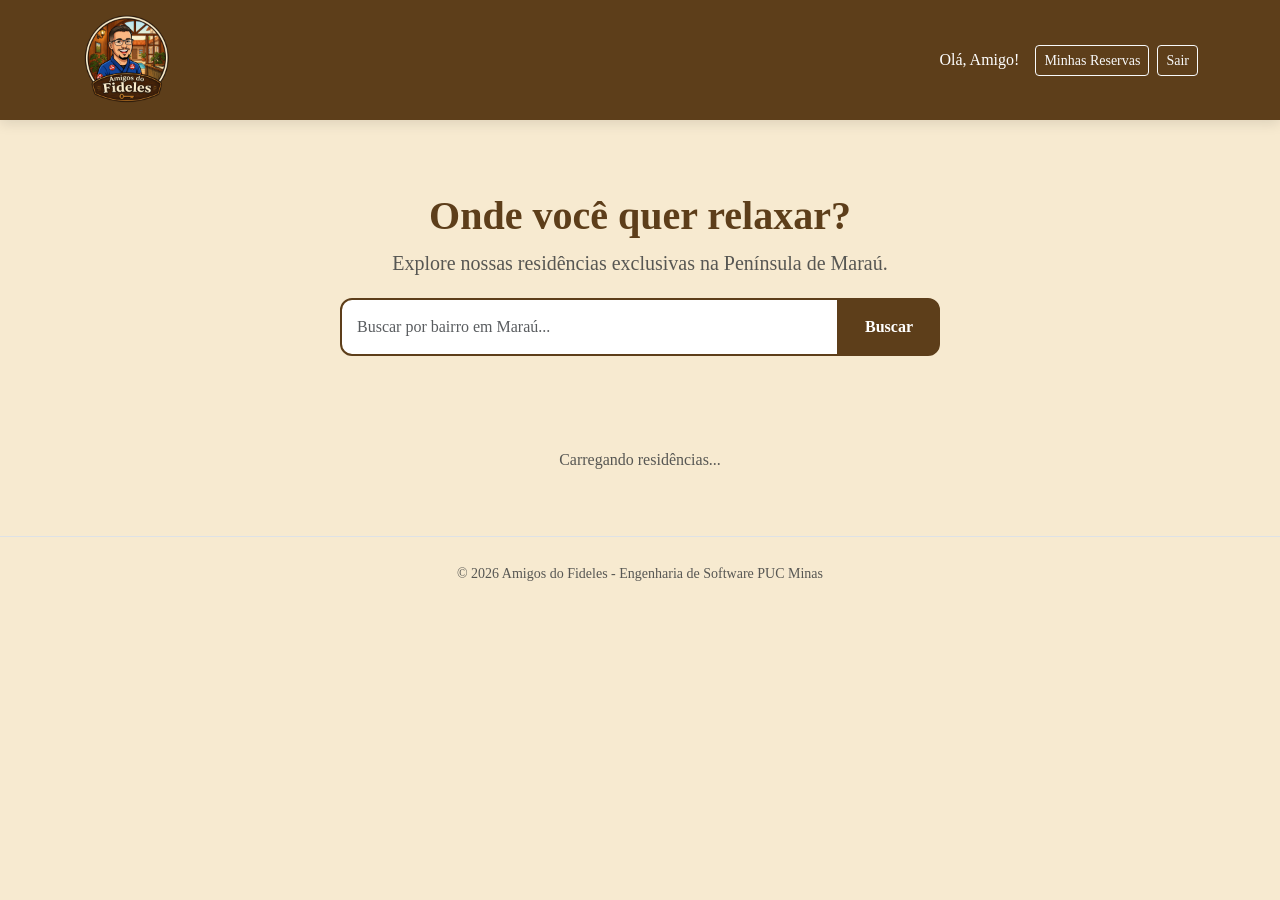
<file: codigo/modulos/index.html>
<!DOCTYPE html>
<html lang="pt-br">

<head>
    <meta charset="UTF-8">
    <meta name="viewport" content="width=device-width, initial-scale=1.0">
    <title>Amigos do Fideles - Explorar Maraú</title>
    <link href="https://cdn.jsdelivr.net/npm/bootstrap@5.3.0/dist/css/bootstrap.min.css" rel="stylesheet">
    <link rel="stylesheet" href="https://cdn.jsdelivr.net/npm/bootstrap-icons@1.11.1/font/bootstrap-icons.css">
    <link rel="stylesheet" href="../css/index.css">
</head>

<body>

    <nav class="navbar navbar-expand-lg navbar-dark navbar-fideles">
        <div class="container">
            <a class="navbar-brand" href="index.html">
                <img src="../img/logo.png" alt="Amigos do Fideles Logo">
            </a>
            <div class="ms-auto d-flex align-items-center" id="navbarRight">

            </div>
        </div>
    </nav>

    <header class="py-5 text-center container">
        <div class="row py-lg-4">
            <div class="col-lg-8 mx-auto">
                <h1 class="fw-bold" style="color: var(--primary-marrom); font-family: 'Georgia', serif;">Onde você quer relaxar?</h1>
                <p class="lead text-muted">Explore nossas residências exclusivas na Península de Maraú.</p>
                <div class="search-container">
                    <div class="input-group">
                        <input type="text" class="form-control search-input" placeholder="Buscar por bairro em Maraú...">
                        <button class="btn btn-search" type="button">Buscar</button>
                    </div>
                </div>
            </div>
        </div>
    </header>

    <main class="container mb-5">
        <div class="row g-4">
            <p class="text-center text-muted">Carregando residências...</p>
        </div>
    </main>

    <footer class="py-4 text-center text-muted border-top">
        <small>© 2026 Amigos do Fideles - Engenharia de Software PUC Minas</small>
    </footer>

    <script src="https://cdn.jsdelivr.net/npm/bootstrap@5.3.0/dist/js/bootstrap.bundle.min.js"></script>
    <script src="../js/index.js"></script>
</body>

</html>
</file>
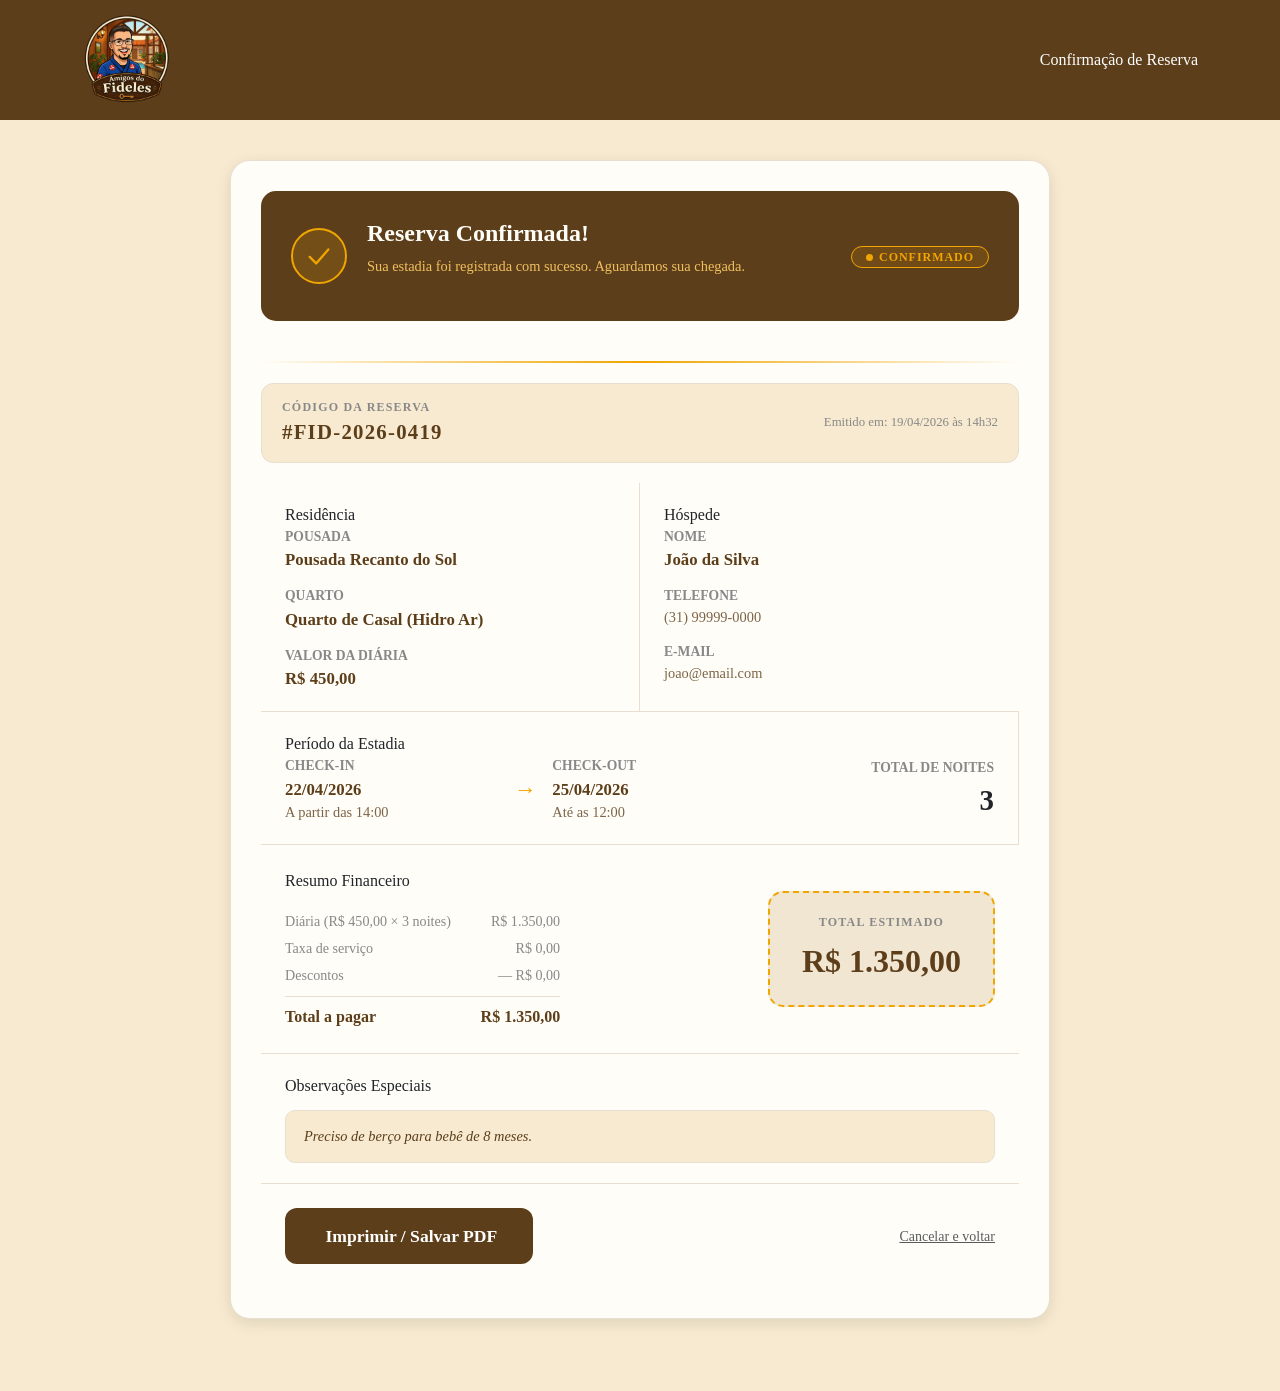
<file: codigo/modulos/admin.html>
<!DOCTYPE html>
<html lang="pt-BR">
<head>
  <meta charset="UTF-8" />
  <meta name="viewport" content="width=device-width, initial-scale=1.0"/>
  <title>Confirmação de Reserva – Amigos do Fideles</title>
  <link href="https://cdn.jsdelivr.net/npm/bootstrap@5.3.0/dist/css/bootstrap.min.css" rel="stylesheet"/>
  <link rel="stylesheet" href="../css/admin.css"/>
</head>
<body>

  <nav class="navbar navbar-fideles">
    <div class="container">
      <a class="navbar-brand" href="index.html">
        <img src="../img/logo.png" alt="Logo" style="max-height: 60px;">
      </a>
      <span class="text-white">Confirmação de Reserva</span>
    </div>
  </nav>

  <main>
    <div class="card">

      <div class="banner">
        <div class="checkmark">
          <svg viewBox="0 0 30 30" fill="none" stroke-width="2.5" stroke-linecap="round" stroke-linejoin="round">
            <polyline points="5,16 12,23 25,8"/>
          </svg>
        </div>
        <div class="banner-text">
          <h1>Reserva Confirmada!</h1>
          <p>Sua estadia foi registrada com sucesso. Aguardamos sua chegada.</p>
        </div>
        <div style="margin-left:auto;">
          <div class="badge"><span class="badge-dot"></span>Confirmado</div>
        </div>
      </div>

      <div class="divider-gold"></div>

      <div class="code-strip">
        <div>
          <div class="code-label">Código da Reserva</div>
          <div class="code-value">#FID-2026-0419</div>
        </div>
        <div class="code-date">Emitido em: 19/04/2026 às 14h32</div>
      </div>

      <div class="body-grid">

        <div class="section">
          <div class="section-title">Residência</div>
          <div class="info-row">
            <label>Pousada</label>
            <strong>Pousada Recanto do Sol</strong>
          </div>
          <div class="info-row">
            <label>Quarto</label>
            <strong>Quarto de Casal (Hidro Ar)</strong>
          </div>
          <div class="info-row">
            <label>Valor da Diária</label>
            <strong>R$ 450,00</strong>
          </div>
        </div>

        <div class="section">
          <div class="section-title">Hóspede</div>
          <div class="info-row">
            <label>Nome</label>
            <strong>João da Silva</strong>
          </div>
          <div class="info-row">
            <label>Telefone</label>
            <span>(31) 99999-0000</span>
          </div>
          <div class="info-row">
            <label>E-mail</label>
            <span>joao@email.com</span>
          </div>
        </div>

        <div class="section" style="grid-column: 1 / -1;">
          <div class="section-title">Período da Estadia</div>
          <div class="dates-row">
            <div class="date-block">
              <div class="info-row">
                <label>Check-in</label>
                <strong>22/04/2026</strong>
                <span>A partir das 14:00</span>
              </div>
            </div>
            <div class="arrow-block">→</div>
            <div class="date-block">
              <div class="info-row">
                <label>Check-out</label>
                <strong>25/04/2026</strong>
                <span>Até as 12:00</span>
              </div>
            </div>
            <div class="arrow-block" style="padding-right:0;"></div>
            <div class="date-block" style="text-align:right;">
              <div class="info-row" style="align-items:flex-end;">
                <label>Total de Noites</label>
                <strong style="font-size:1.8rem; color:var(--gold);">3</strong>
              </div>
            </div>
          </div>
        </div>


        <div class="total-section">
          <div class="price-breakdown">
            <div class="section-title" style="margin-bottom:12px;">Resumo Financeiro</div>
            <div class="price-line">
              <span>Diária (R$ 450,00 × 3 noites)</span>
              <span>R$ 1.350,00</span>
            </div>
            <div class="price-line">
              <span>Taxa de serviço</span>
              <span>R$ 0,00</span>
            </div>
            <div class="price-line">
              <span>Descontos</span>
              <span>— R$ 0,00</span>
            </div>
            <div class="price-line total">
              <span>Total a pagar</span>
              <span>R$ 1.350,00</span>
            </div>
          </div>
          <div class="total-highlight">
            <div class="tl">Total Estimado</div>
            <div class="tv">R$ 1.350,00</div>
          </div>
        </div>

       
        <div class="obs-section">
          <div class="section-title" style="margin-bottom:12px;">Observações Especiais</div>
          <div class="obs-box">Preciso de berço para bebê de 8 meses.</div>
        </div>

      </div>

      <div class="actions">
        <button class="btn-confirmar" >&nbsp;Imprimir / Salvar PDF</button>
         <p class="text-center mt-3 small"><a href="index.html" class="text-muted">Cancelar e voltar</a></p>
      </div>

    </div>
  </main>

  <script src="https://cdn.jsdelivr.net/npm/bootstrap@5.3.0/dist/js/bootstrap.bundle.min.js"></script>
</body>
</html>
</file>
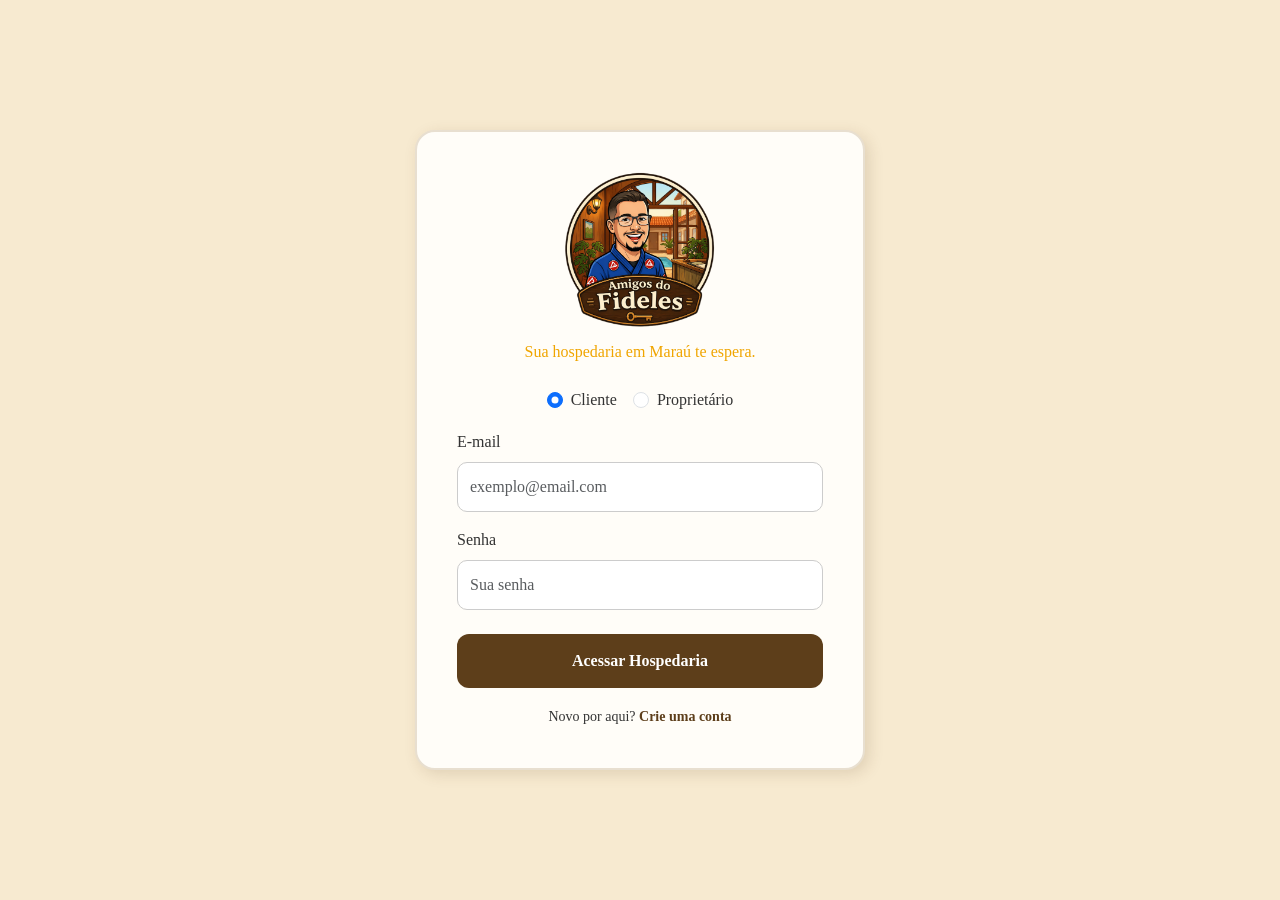
<file: codigo/modulos/historico.html>
<!DOCTYPE html>
<html lang="pt-br">
<head>
    <meta charset="UTF-8">
    <meta name="viewport" content="width=device-width, initial-scale=1.0">
    <title>Minhas Reservas - Amigos do Fideles</title>
    <link href="https://cdn.jsdelivr.net/npm/bootstrap@5.3.0/dist/css/bootstrap.min.css" rel="stylesheet">
    <link rel="stylesheet" href="https://cdn.jsdelivr.net/npm/bootstrap-icons@1.11.1/font/bootstrap-icons.css">
    <link rel="stylesheet" href="../css/proprietario.css">
</head>
<body>

    <nav class="navbar navbar-fideles">
        <div class="container">
            <a class="navbar-brand" href="index.html">
                <img src="../img/logo.png" alt="Logo" style="max-height: 60px;">
            </a>
            <span class="text-white">Minhas Reservas</span>
        </div>
    </nav>

    <div class="admin-container">
        <div class="painel-header">
            <div>
                <h2 class="painel-titulo">Histórico de Reservas</h2>
                <p class="painel-sub" id="nomeCliente">Carregando...</p>
            </div>
            <a href="index.html" class="btn-novo">
                <i class="bi bi-plus-lg"></i> Nova Reserva
            </a>
        </div>

        <div class="tabela-wrap">
            <table class="tabela-crud">
                <thead>
                    <tr>
                        <th>#</th>
                        <th>Residência</th>
                        <th>Quarto</th>
                        <th>Entrada</th>
                        <th>Saída</th>
                        <th>Diárias</th>
                        <th>Total</th>
                        <th>Status</th>
                        <th>Ação</th>
                    </tr>
                </thead>
                <tbody id="corpoTabela"></tbody>
            </table>
            <div id="semDados" style="display:none; text-align:center; padding: 40px; color:#aaa;">
                <i class="bi bi-calendar-x" style="font-size:2.5rem;"></i>
                <p class="mt-2">Nenhuma reserva encontrada.</p>
            </div>
        </div>
    </div>

    <script src="https://cdn.jsdelivr.net/npm/bootstrap@5.3.0/dist/js/bootstrap.bundle.min.js"></script>
    <script src="../js/historico.js"></script>
</body>
</html>
</file>
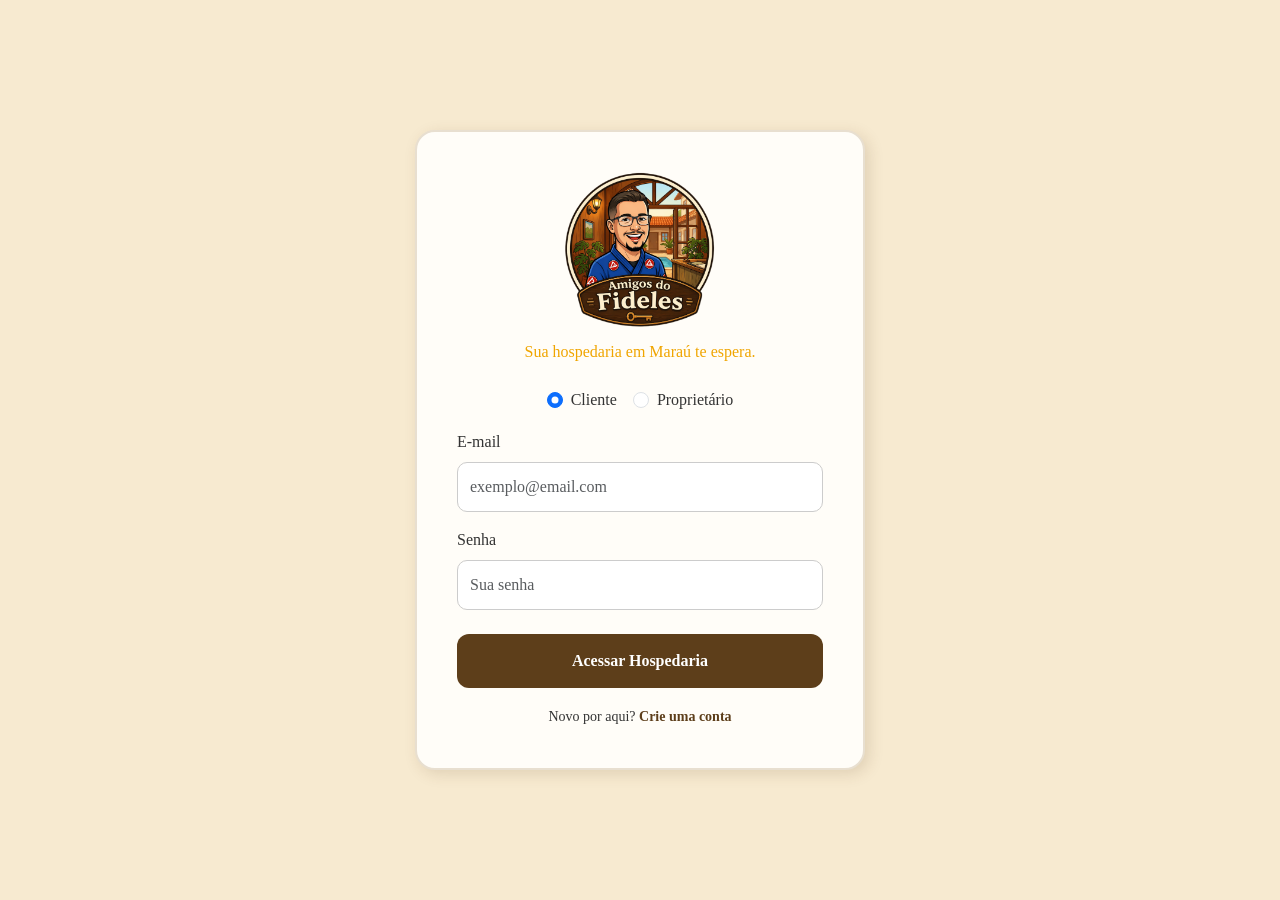
<file: codigo/modulos/login.html>
<!DOCTYPE html>
<html lang="pt-br">
<head>
    <meta charset="UTF-8">
    <meta name="viewport" content="width=device-width, initial-scale=1.0">
    <title>Amigos do Fideles - Login</title>
    <link href="https://cdn.jsdelivr.net/npm/bootstrap@5.3.0/dist/css/bootstrap.min.css" rel="stylesheet">
    <link rel="stylesheet" href="../css/loginCadastro.css">
</head>
<body class="flex-center">
    <div class="custom-card login-card">
        <div class="card-header-logo">
            <img src="../img/logo.png" alt="Logo">
            <p class="auth-subtitle mt-2">Sua hospedaria em Maraú te espera.</p>
        </div>

        <div id="msg-erro" class="alert alert-danger d-none" role="alert"></div>

        <div class="mb-3">
            <div class="d-flex gap-3 justify-content-center">
                <div class="form-check">
                    <input class="form-check-input" type="radio" name="tipoCadastro" id="tipoCliente" value="cliente" checked>
                    <label class="form-check-label" for="tipoCliente">Cliente</label>
                </div>
                <div class="form-check">
                    <input class="form-check-input" type="radio" name="tipoCadastro" id="tipoProprietario" value="proprietario">
                    <label class="form-check-label" for="tipoProprietario">Proprietário</label>
                </div>
            </div>
        </div>

        <form id="form-login">
            <div class="mb-3 text-start">
                <label class="form-label">E-mail</label>
                <input type="email" id="email" class="form-control" placeholder="exemplo@email.com" required>
            </div>
            <div class="mb-4 text-start">
                <label class="form-label">Senha</label>
                <input type="password" id="senha" class="form-control" placeholder="Sua senha" required>
            </div>
            <button type="submit" class="btn btn-auth" id="btn-login">Acessar Hospedaria</button>
            <div class="mt-3">
                <small>Novo por aqui? <a href="register.html" class="auth-link">Crie uma conta</a></small>
            </div>
        </form>
    </div>

    <script src="https://cdn.jsdelivr.net/npm/bootstrap@5.3.0/dist/js/bootstrap.bundle.min.js"></script>
    <script src="../js/login.js"></script>
</body>
</html>
</file>
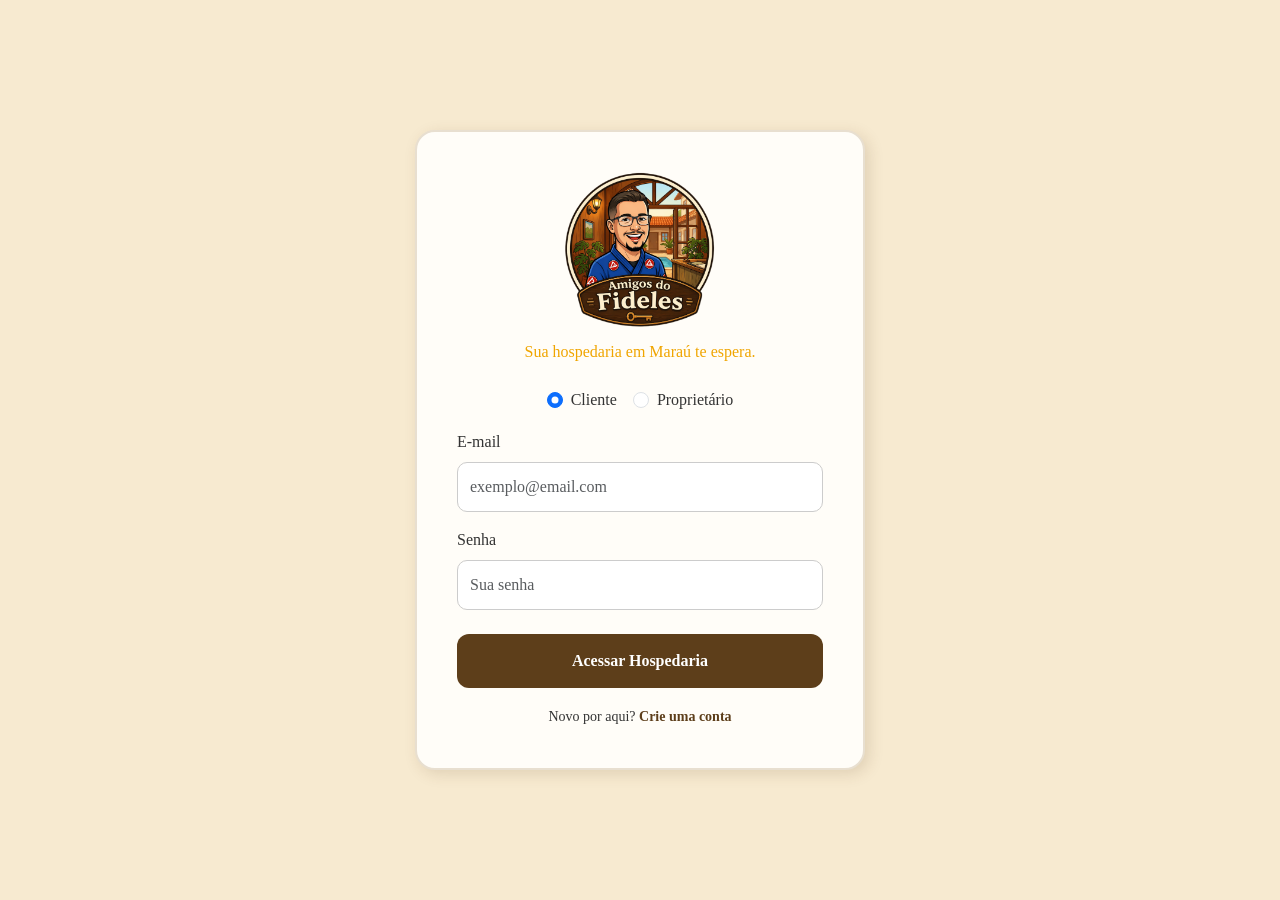
<file: codigo/modulos/proprietario.html>
<!DOCTYPE html>
<html lang="pt-br">

<head>
    <meta charset="UTF-8">
    <meta name="viewport" content="width=device-width, initial-scale=1.0">
    <title>Painel do Proprietário - Amigos do Fideles</title>
    <link href="https://cdn.jsdelivr.net/npm/bootstrap@5.3.0/dist/css/bootstrap.min.css" rel="stylesheet">
    <link rel="stylesheet" href="https://cdn.jsdelivr.net/npm/bootstrap-icons@1.11.1/font/bootstrap-icons.css">
    <link rel="stylesheet" href="../css/proprietario.css">
</head>

<body>

    <nav class="navbar navbar-fideles">
        <div class="container">
            <a class="navbar-brand" href="index.html">
                <img src="../img/logo.png" alt="Logo" style="max-height: 60px;">
            </a>
            <span class="text-white">Painel do Proprietário</span>
        </div>
    </nav>

    <div class="admin-container">

        <div class="painel-header">
            <div>
                <h2 class="painel-titulo">Residências</h2>
                <p class="painel-sub">Gerencie as residências cadastradas</p>
            </div>
            <button class="btn-novo" onclick="abrirModalResidencia()">
                <i class="bi bi-plus-lg"></i> Nova Residência
            </button>
        </div>

        <div class="tabela-wrap mb-5">
            <table class="tabela-crud">
                <thead>
                    <tr>
                        <th>#</th>
                        <th>Endereço</th>
                        <th>Bairro</th>
                        <th>Telefone</th>
                        <th>Ações</th>
                    </tr>
                </thead>
                <tbody id="corpoTabelaResidencias"></tbody>
            </table>
        </div>

        <div class="painel-header">
            <div>
                <h2 class="painel-titulo">Quartos</h2>
                <p class="painel-sub">Gerencie os quartos por tipo</p>
            </div>
            <button class="btn-novo" onclick="abrirModalQuarto()">
                <i class="bi bi-plus-lg"></i> Novo Quarto
            </button>
        </div>

        <div class="tabela-wrap">
            <table class="tabela-crud">
                <thead>
                    <tr>
                        <th>#</th>
                        <th>Tipo</th>
                        <th>Residência</th>
                        <th>Diária Base</th>
                        <th>Comodidades</th>
                        <th>Ações</th>
                    </tr>
                </thead>
                <tbody id="corpoTabelaQuartos"></tbody>
            </table>
        </div>
    </div>

    <div class="modal-overlay" id="modalResidencia">
        <div class="modal-box">
            <div class="modal-header">
                <h5 class="modal-titulo" id="modalResidenciaTitulo">Nova Residência</h5>
                <button class="modal-fechar" onclick="fecharModalResidencia()"><i class="bi bi-x-lg"></i></button>
            </div>
            <div class="modal-body-custom">
                <div class="row g-3">
                    <div class="col-md-8">
                        <label class="form-label-custom">Endereço *</label>
                        <input type="text" id="rEndereco" class="input-form" placeholder="Rua Principal">
                    </div>
                    <div class="col-md-4">
                        <label class="form-label-custom">Número</label>
                        <input type="text" id="rNumero" class="input-form" placeholder="123">
                    </div>
                    <div class="col-md-6">
                        <label class="form-label-custom">Bairro *</label>
                        <input type="text" id="rBairro" class="input-form" placeholder="Barra Grande">
                    </div>
                    <div class="col-md-6">
                        <label class="form-label-custom">CEP</label>
                        <input type="text" id="rCep" class="input-form" placeholder="00000-000">
                    </div>
                    <div class="col-md-6">
                        <label class="form-label-custom">Telefone</label>
                        <input type="text" id="rTelefone" class="input-form" placeholder="(00) 00000-0000">
                    </div>
                    <div class="col-md-6">
                        <label class="form-label-custom">E-mail</label>
                        <input type="email" id="rEmail" class="input-form" placeholder="contato@pousada.com">
                    </div>
                    <div class="col-12">
                        <label class="form-label-custom">URL da Foto</label>
                        <input type="text" id="rFotoUrl" class="input-form"
                            placeholder="https://link-da-imagem.com/foto.jpg">
                    </div>
                </div>
            </div>
            <div class="modal-footer-custom">
                <button class="btn-cancelar" onclick="fecharModalResidencia()">Cancelar</button>
                <button class="btn-salvar" onclick="salvarResidencia()"><i class="bi bi-check-lg"></i> Salvar</button>
            </div>
        </div>
    </div>

    <div class="modal-overlay" id="modalQuarto">
        <div class="modal-box">
            <div class="modal-header">
                <h5 class="modal-titulo">Novo Quarto</h5>
                <button class="modal-fechar" onclick="fecharModalQuarto()"><i class="bi bi-x-lg"></i></button>
            </div>
            <div class="modal-body-custom">
                <div class="row g-3">

                    <div class="col-md-6">
                        <label class="form-label-custom">Tipo de Quarto *</label>
                        <select id="fTipo" class="input-form" onchange="mostrarCamposTipo()">
                            <option value="">Selecione...</option>
                            <option value="individual">Individual</option>
                            <option value="duplo">Duplo (Casal)</option>
                            <option value="familia">Família</option>
                        </select>
                    </div>
                    <div class="col-md-6">
                        <label class="form-label-custom">Residência *</label>
                        <select id="fResidenciaId" class="input-form">
                            <option value="">Selecione a residência...</option>
                        </select>
                    </div>
                    <div class="col-md-4">
                        <label class="form-label-custom">Valor Base (R$) *</label>
                        <input type="number" id="fValorBase" class="input-form" placeholder="300.00" step="0.01">
                    </div>
                    <div class="col-md-4">
                        <label class="form-label-custom">Ar-condicionado</label>
                        <div class="form-check mt-2">
                            <input type="checkbox" id="fAR" class="form-check-input">
                            <label class="form-check-label" for="fAR">Possui AR</label>
                        </div>
                    </div>
                    <div class="col-md-4">
                        <label class="form-label-custom">Hidromassagem</label>
                        <div class="form-check mt-2">
                            <input type="checkbox" id="fHidro" class="form-check-input">
                            <label class="form-check-label" for="fHidro">Possui Hidro</label>
                        </div>
                    </div>

                    <div id="camposIndividual" style="display:none;" class="col-12">
                        <hr>
                        <h6 class="mb-3">Configurações do Quarto Individual</h6>
                        <div class="row g-3">
                            <div class="col-md-6">
                                <label class="form-label-custom">Quantidade de Camas *</label>
                                <input type="number" id="fQuantidadeCamas" class="input-form" min="1" placeholder="1">
                            </div>
                            <div class="col-md-6">
                                <label class="form-label-custom">Valor Adicional por Cama (R$)</label>
                                <input type="number" id="fValorAdicionalCama" class="input-form" placeholder="50.00"
                                    step="0.01">
                            </div>
                        </div>
                    </div>

                    <div id="camposDuplo" style="display:none;" class="col-12">
                        <hr>
                        <h6 class="mb-3">Configurações do Quarto Duplo</h6>
                        <div class="row g-3">
                            <div class="col-md-6">
                                <label class="form-label-custom">Tipo de Cama *</label>
                                <select id="fTipoCama" class="input-form">
                                    <option value="CASAL">Casal</option>
                                    <option value="QUEEN">Queen</option>
                                    <option value="KING">King</option>
                                </select>
                            </div>
                            <div class="col-md-6">
                                <label class="form-label-custom">Adicional por Conforto (R$)</label>
                                <input type="number" id="fAdicionalConforto" class="input-form" placeholder="80.00"
                                    step="0.01">
                            </div>
                            <div class="col-md-6">
                                <label class="form-label-custom">Possui Berço</label>
                                <div class="form-check mt-2">
                                    <input type="checkbox" id="fBerco" class="form-check-input">
                                    <label class="form-check-label" for="fBerco">Tem berço disponível</label>
                                </div>
                            </div>
                            <div class="col-md-6">
                                <label class="form-label-custom">Taxa do Berço (R$)</label>
                                <input type="number" id="fTaxaBerco" class="input-form" placeholder="30.00" step="0.01">
                            </div>
                        </div>
                    </div>

                    <div id="camposFamilia" style="display:none;" class="col-12">
                        <hr>
                        <h6 class="mb-3">Configurações do Quarto Família</h6>
                        <div class="row g-3">
                            <div class="col-md-6">
                                <label class="form-label-custom">Capacidade Máxima *</label>
                                <input type="number" id="fCapacidadeMaxima" class="input-form" min="1" placeholder="6">
                            </div>
                            <div class="col-md-6">
                                <label class="form-label-custom">Quantidade de Ambientes</label>
                                <input type="number" id="fQuantidadeAmbientes" class="input-form" min="1"
                                    placeholder="2">
                            </div>
                            <div class="col-md-6">
                                <label class="form-label-custom">Valor por Hóspede (R$)</label>
                                <input type="number" id="fValorPorHospede" class="input-form" placeholder="50.00"
                                    step="0.01">
                            </div>
                            <div class="col-md-6">
                                <label class="form-label-custom">Percentual Adicional (%)</label>
                                <input type="number" id="fPercentualAdicional" class="input-form" placeholder="10"
                                    step="0.01">
                            </div>
                        </div>
                    </div>

                </div>
            </div>
            <div class="modal-footer-custom">
                <button class="btn-cancelar" onclick="fecharModalQuarto()">Cancelar</button>
                <button class="btn-salvar" onclick="salvarQuarto()"><i class="bi bi-check-lg"></i> Salvar</button>
            </div>
        </div>
    </div>

    <div class="toast-custom" id="toast"></div>

    <script src="https://cdn.jsdelivr.net/npm/bootstrap@5.3.0/dist/js/bootstrap.bundle.min.js"></script>
    <script src="../js/proprietario.js"></script>
</body>

</html>
</file>
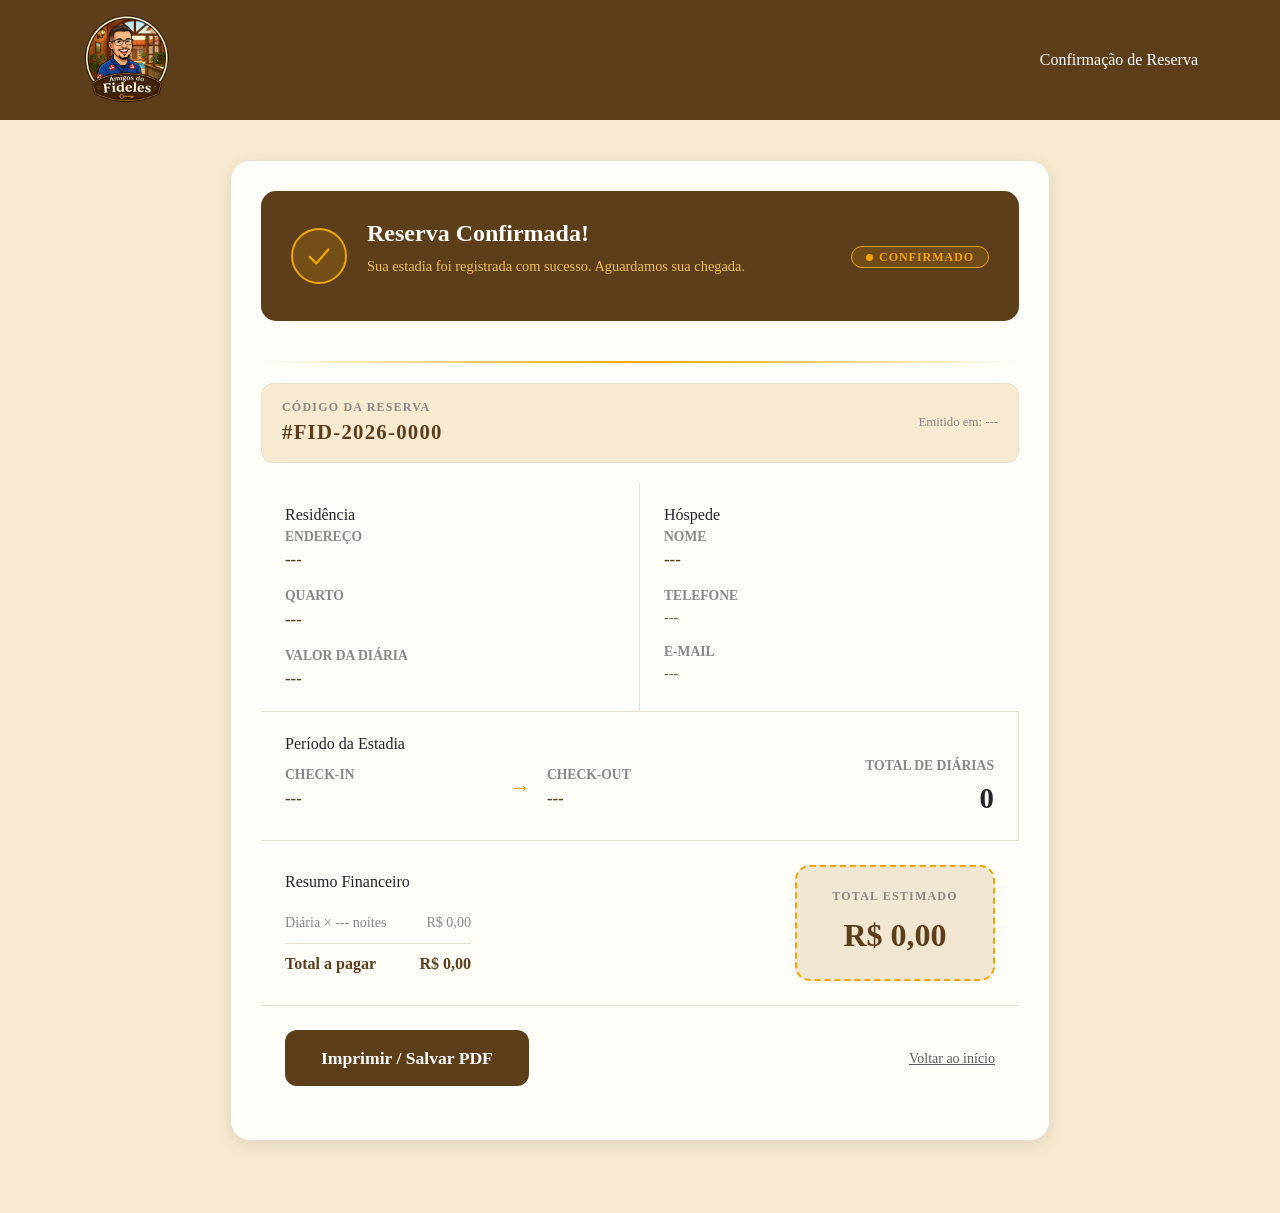
<file: codigo/modulos/recibo.html>
<!DOCTYPE html>
<html lang="pt-BR">
<head>
  <meta charset="UTF-8" />
  <meta name="viewport" content="width=device-width, initial-scale=1.0"/>
  <title>Confirmação de Reserva – Amigos do Fideles</title>
  <link href="https://cdn.jsdelivr.net/npm/bootstrap@5.3.0/dist/css/bootstrap.min.css" rel="stylesheet"/>
  <link rel="stylesheet" href="../css/admin.css"/>
</head>
<body>

  <nav class="navbar navbar-fideles">
    <div class="container">
      <a class="navbar-brand" href="index.html">
        <img src="../img/logo.png" alt="Logo" style="max-height: 60px;">
      </a>
      <span class="text-white">Confirmação de Reserva</span>
    </div>
  </nav>

  <main>
    <div class="card">

      <div class="banner">
        <div class="checkmark">
          <svg viewBox="0 0 30 30" fill="none" stroke-width="2.5" stroke-linecap="round" stroke-linejoin="round">
            <polyline points="5,16 12,23 25,8"/>
          </svg>
        </div>
        <div class="banner-text">
          <h1>Reserva Confirmada!</h1>
          <p>Sua estadia foi registrada com sucesso. Aguardamos sua chegada.</p>
        </div>
        <div style="margin-left:auto;">
          <div class="badge"><span class="badge-dot"></span>Confirmado</div>
        </div>
      </div>

      <div class="divider-gold"></div>

      <div class="code-strip">
        <div>
          <div class="code-label">Código da Reserva</div>
          <div class="code-value" id="codigoReserva">#FID-2026-0000</div>
        </div>
        <div class="code-date" id="dataEmissao">Emitido em: ---</div>
      </div>

      <div class="body-grid">

        <div class="section">
          <div class="section-title">Residência</div>
          <div class="info-row">
            <label>Endereço</label>
            <strong id="enderecoResidencia">---</strong>
          </div>
          <div class="info-row">
            <label>Quarto</label>
            <strong id="tipoQuarto">---</strong>
          </div>
          <div class="info-row">
            <label>Valor da Diária</label>
            <strong id="valorDiaria">---</strong>
          </div>
        </div>

        <div class="section">
          <div class="section-title">Hóspede</div>
          <div class="info-row">
            <label>Nome</label>
            <strong id="nomeCliente">---</strong>
          </div>
          <div class="info-row">
            <label>Telefone</label>
            <span id="telefoneCliente">---</span>
          </div>
          <div class="info-row">
            <label>E-mail</label>
            <span id="emailCliente">---</span>
          </div>
        </div>

        <div class="section" style="grid-column: 1 / -1;">
          <div class="section-title">Período da Estadia</div>
          <div class="dates-row">
            <div class="date-block">
              <div class="info-row">
                <label>Check-in</label>
                <strong id="dataEntrada">---</strong>
              </div>
            </div>
            <div class="arrow-block">→</div>
            <div class="date-block">
              <div class="info-row">
                <label>Check-out</label>
                <strong id="dataSaida">---</strong>
              </div>
            </div>
            <div class="arrow-block"></div>
            <div class="date-block" style="text-align:right;">
              <div class="info-row" style="align-items:flex-end;">
                <label>Total de Diárias</label>
                <strong id="qtdDiarias" style="font-size:1.8rem; color:var(--gold);">0</strong>
              </div>
            </div>
          </div>
        </div>

        <div class="total-section">
          <div class="price-breakdown">
            <div class="section-title" style="margin-bottom:12px;">Resumo Financeiro</div>
            <div class="price-line">
              <span id="descricaoDiaria">Diária × --- noites</span>
              <span id="subtotal">R$ 0,00</span>
            </div>
            <div class="price-line total">
              <span>Total a pagar</span>
              <span id="totalPagar">R$ 0,00</span>
            </div>
          </div>
          <div class="total-highlight">
            <div class="tl">Total Estimado</div>
            <div class="tv" id="totalDestaque">R$ 0,00</div>
          </div>
        </div>

      </div>

      <div class="actions">
        <button class="btn-confirmar" onclick="window.print()">Imprimir / Salvar PDF</button>
        <p class="text-center mt-3 small"><a href="index.html" class="text-muted">Voltar ao início</a></p>
      </div>

    </div>
  </main>

  <script src="https://cdn.jsdelivr.net/npm/bootstrap@5.3.0/dist/js/bootstrap.bundle.min.js"></script>
  <script src="../js/recibo.js"></script>
</body>
</html>
</file>
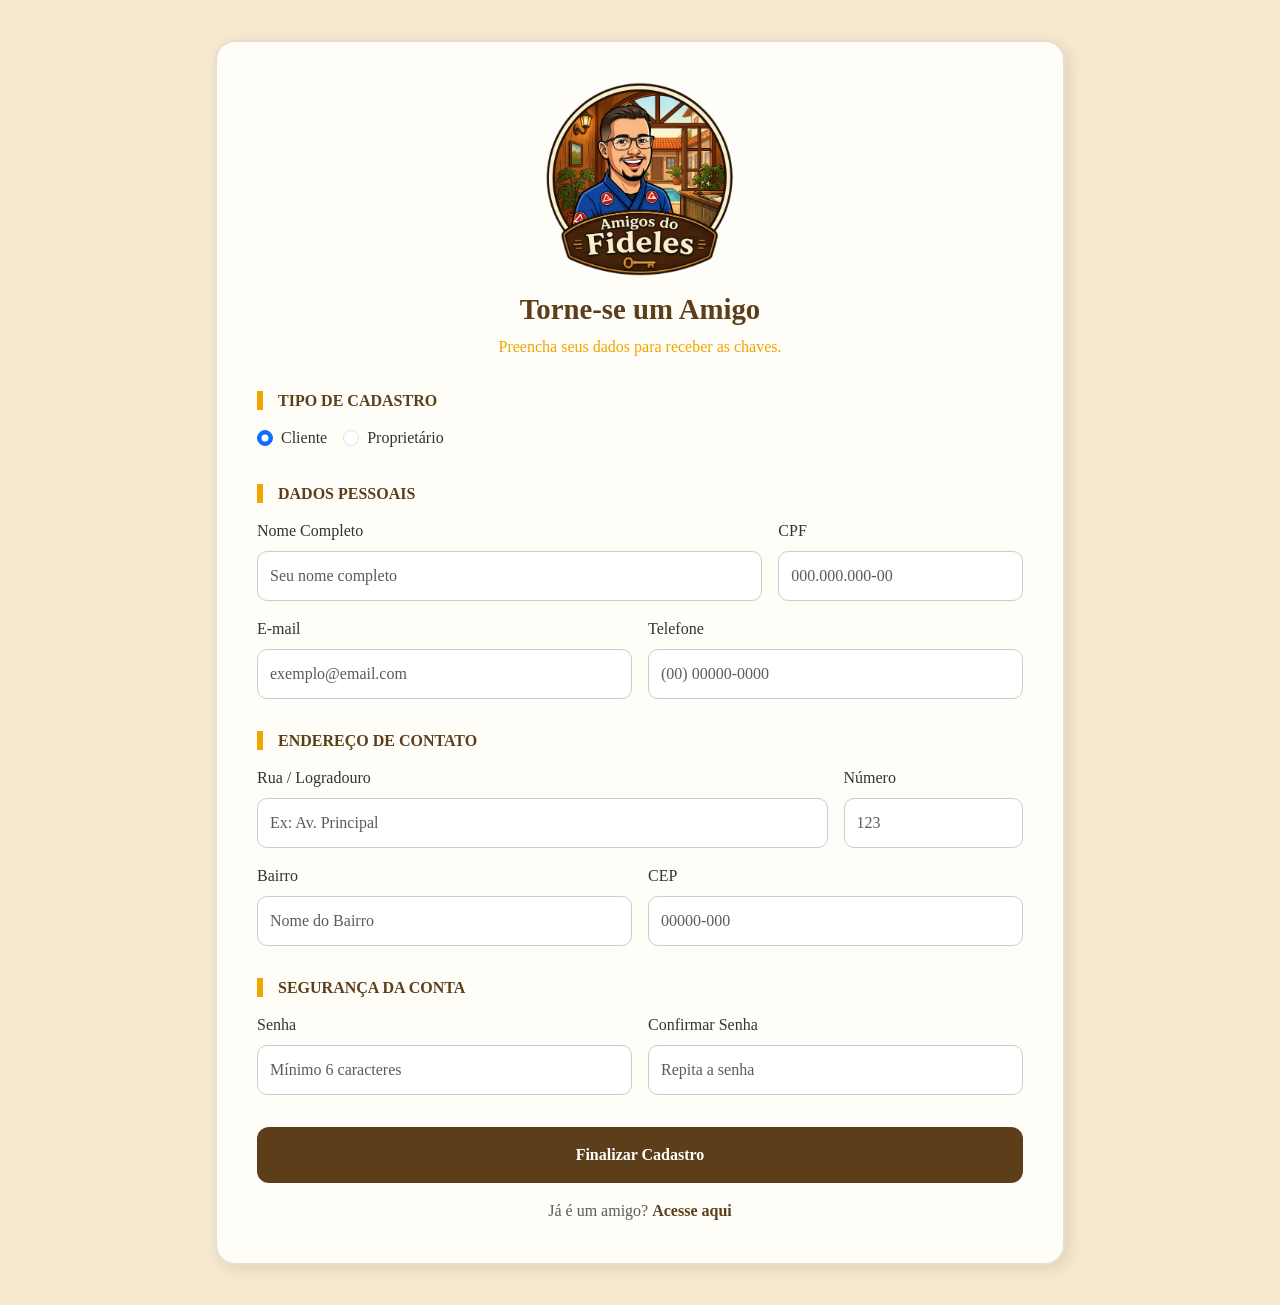
<file: codigo/modulos/register.html>
<!DOCTYPE html>
<html lang="pt-br">

<head>
    <meta charset="UTF-8">
    <meta name="viewport" content="width=device-width, initial-scale=1.0">
    <title>Amigos do Fideles - Cadastro de Amigo</title>
    <link href="https://cdn.jsdelivr.net/npm/bootstrap@5.3.0/dist/css/bootstrap.min.css" rel="stylesheet">
    <link rel="stylesheet" href="../css/loginCadastro.css">
</head>

<body>
    <div class="container">
        <div class="custom-card register-card">
            <div class="card-header-logo">
                <img src="../img/logo.png" alt="Amigos do Fideles Logo">
                <h2 class="auth-title">Torne-se um Amigo</h2>
                <p class="auth-subtitle">Preencha seus dados para receber as chaves.</p>
            </div>

            <div id="msg-erro" class="alert alert-danger d-none" role="alert"></div>
            <div id="msg-sucesso" class="alert alert-success d-none" role="alert"></div>

            <form id="form-cadastro">
                <div class="mb-4">
                    <h5 class="section-title">Tipo de Cadastro</h5>
                    <div class="d-flex gap-3">
                        <div class="form-check">
                            <input class="form-check-input" type="radio" name="tipoCadastro" id="tipoCliente"
                                value="cliente" checked onchange="alterarTipo()">
                            <label class="form-check-label" for="tipoCliente">Cliente</label>
                        </div>
                        <div class="form-check">
                            <input class="form-check-input" type="radio" name="tipoCadastro" id="tipoProprietario"
                                value="proprietario" onchange="alterarTipo()">
                            <label class="form-check-label" for="tipoProprietario">Proprietário</label>
                        </div>
                    </div>
                </div>
                <h5 class="section-title">Dados Pessoais</h5>
                <div class="row g-3 mb-4">
                    <div class="col-md-8">
                        <label class="form-label">Nome Completo</label>
                        <input type="text" id="nome" class="form-control" placeholder="Seu nome completo" required>
                    </div>
                    <div class="col-md-4">
                        <label class="form-label">CPF</label>
                        <input type="text" id="cpf" class="form-control" placeholder="000.000.000-00" required>
                    </div>
                    <div class="col-md-6">
                        <label class="form-label">E-mail</label>
                        <input type="email" id="email" class="form-control" placeholder="exemplo@email.com" required>
                    </div>
                    <div class="col-md-6">
                        <label class="form-label">Telefone</label>
                        <input type="tel" id="telefone" class="form-control" placeholder="(00) 00000-0000" required>
                    </div>
                </div>

                <h5 class="section-title">Endereço de Contato</h5>
                <div class="row g-3 mb-4">
                    <div class="col-md-9">
                        <label class="form-label">Rua / Logradouro</label>
                        <input type="text" id="rua" class="form-control" placeholder="Ex: Av. Principal" required>
                    </div>
                    <div class="col-md-3">
                        <label class="form-label">Número</label>
                        <input type="text" id="numero" class="form-control" placeholder="123" required>
                    </div>
                    <div class="col-md-6">
                        <label class="form-label">Bairro</label>
                        <input type="text" id="bairro" class="form-control" placeholder="Nome do Bairro" required>
                    </div>
                    <div class="col-md-6">
                        <label class="form-label">CEP</label>
                        <input type="text" id="cep" class="form-control" placeholder="00000-000" required>
                    </div>
                </div>

                <h5 class="section-title">Segurança da Conta</h5>
                <div class="row g-3 mb-4">
                    <div class="col-md-6">
                        <label class="form-label">Senha</label>
                        <input type="password" id="senha" class="form-control" placeholder="Mínimo 6 caracteres"
                            required>
                    </div>
                    <div class="col-md-6">
                        <label class="form-label">Confirmar Senha</label>
                        <input type="password" id="confirmar-senha" class="form-control" placeholder="Repita a senha"
                            required>
                    </div>
                </div>

                <button type="submit" id="btn-cadastro" class="btn btn-auth py-3 fw-bold mt-2">Finalizar
                    Cadastro</button>
                <div class="auth-footer text-center mt-3">
                    <span class="text-muted">Já é um amigo? <a href="login.html" class="auth-link">Acesse
                            aqui</a></span>
                </div>
            </form>
        </div>
    </div>

    <script src="https://cdn.jsdelivr.net/npm/bootstrap@5.3.0/dist/js/bootstrap.bundle.min.js"></script>
    <script src="../js/register.js"></script>
</body>

</html>
</file>
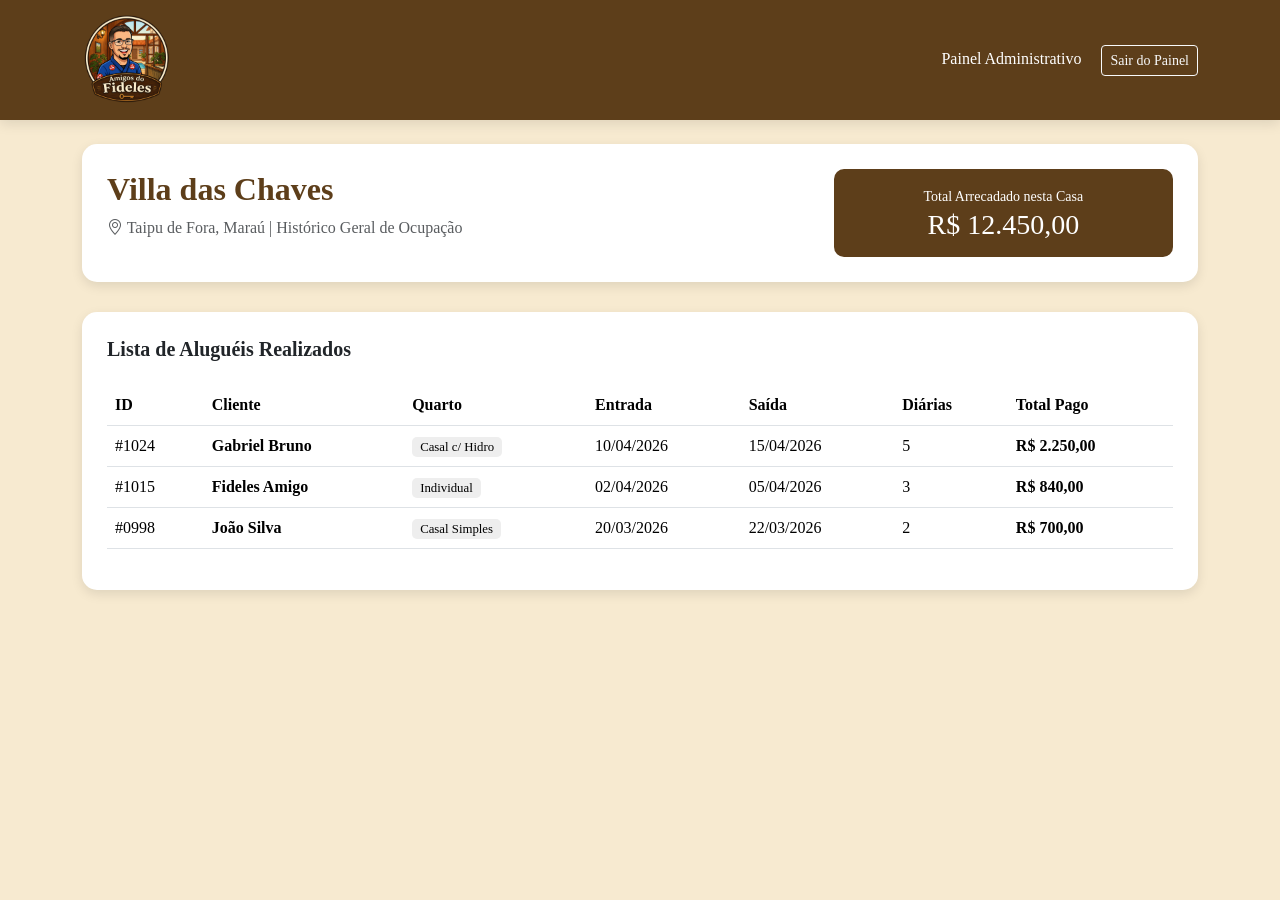
<file: codigo/modulos/relatorio.html>
<!DOCTYPE html>
<html lang="pt-br">
<head>
    <meta charset="UTF-8">
    <meta name="viewport" content="width=device-width, initial-scale=1.0">
    <title>Gestão de Aluguéis - Amigos do Fideles</title>
    <link href="https://cdn.jsdelivr.net/npm/bootstrap@5.3.0/dist/css/bootstrap.min.css" rel="stylesheet">
    <link rel="stylesheet" href="https://cdn.jsdelivr.net/npm/bootstrap-icons@1.11.1/font/bootstrap-icons.css">
    <link rel="stylesheet" href="../css/relatorio.css">
</head>
<body>

    <nav class="navbar navbar-fideles">
        <div class="container">
            <a class="navbar-brand" href="index.html">
                <img src="../img/logo.png" alt="Logo">
            </a>
            <div class="ms-auto">
                <span class="text-white me-3 d-none d-md-inline">Painel Administrativo</span>
                <a href="index.html" class="btn btn-outline-light btn-sm">Sair do Painel</a>
            </div>
        </div>
    </nav>

    <div class="container mt-4">
        <div class="card-gestao">
            <div class="row align-items-center">
                <div class="col-md-8">
                    <h2 class="fw-bold" style="color: var(--primary-marrom);">Villa das Chaves</h2>
                    <p class="text-muted"><i class="bi bi-geo-alt"></i> Taipu de Fora, Maraú | Histórico Geral de Ocupação</p>
                </div>
                <div class="col-md-4">
                    <div class="resumo-financeiro">
                        <small>Total Arrecadado nesta Casa</small>
                        <h3 class="mb-0">R$ 12.450,00</h3>
                    </div>
                </div>
            </div>
        </div>

        <div class="card-gestao">
            <h5 class="mb-4 fw-bold">Lista de Aluguéis Realizados</h5>
            <div class="table-responsive">
                <table class="table table-hover tabela-historico">
                    <thead>
                        <tr>
                            <th>ID</th>
                            <th>Cliente</th>
                            <th>Quarto</th>
                            <th>Entrada</th>
                            <th>Saída</th>
                            <th>Diárias</th>
                            <th>Total Pago</th>
                        </tr>
                    </thead>
                    <tbody>
                        <tr>
                            <td>#1024</td>
                            <td class="nome-cliente">Gabriel Bruno</td>
                            <td><span class="badge-quarto">Casal c/ Hidro</span></td>
                            <td>10/04/2026</td>
                            <td>15/04/2026</td>
                            <td>5</td>
                            <td class="fw-bold">R$ 2.250,00</td>
                        </tr>
                        <tr>
                            <td>#1015</td>
                            <td class="nome-cliente">Fideles Amigo</td>
                            <td><span class="badge-quarto">Individual</span></td>
                            <td>02/04/2026</td>
                            <td>05/04/2026</td>
                            <td>3</td>
                            <td class="fw-bold">R$ 840,00</td>
                        </tr>
                        <tr>
                            <td>#0998</td>
                            <td class="nome-cliente">João Silva</td>
                            <td><span class="badge-quarto">Casal Simples</span></td>
                            <td>20/03/2026</td>
                            <td>22/03/2026</td>
                            <td>2</td>
                            <td class="fw-bold">R$ 700,00</td>
                        </tr>
                    </tbody>
                </table>
            </div>
        </div>
    </div>

    <script src="https://cdn.jsdelivr.net/npm/bootstrap@5.3.0/dist/js/bootstrap.bundle.min.js"></script>
</body>
</html>
</file>
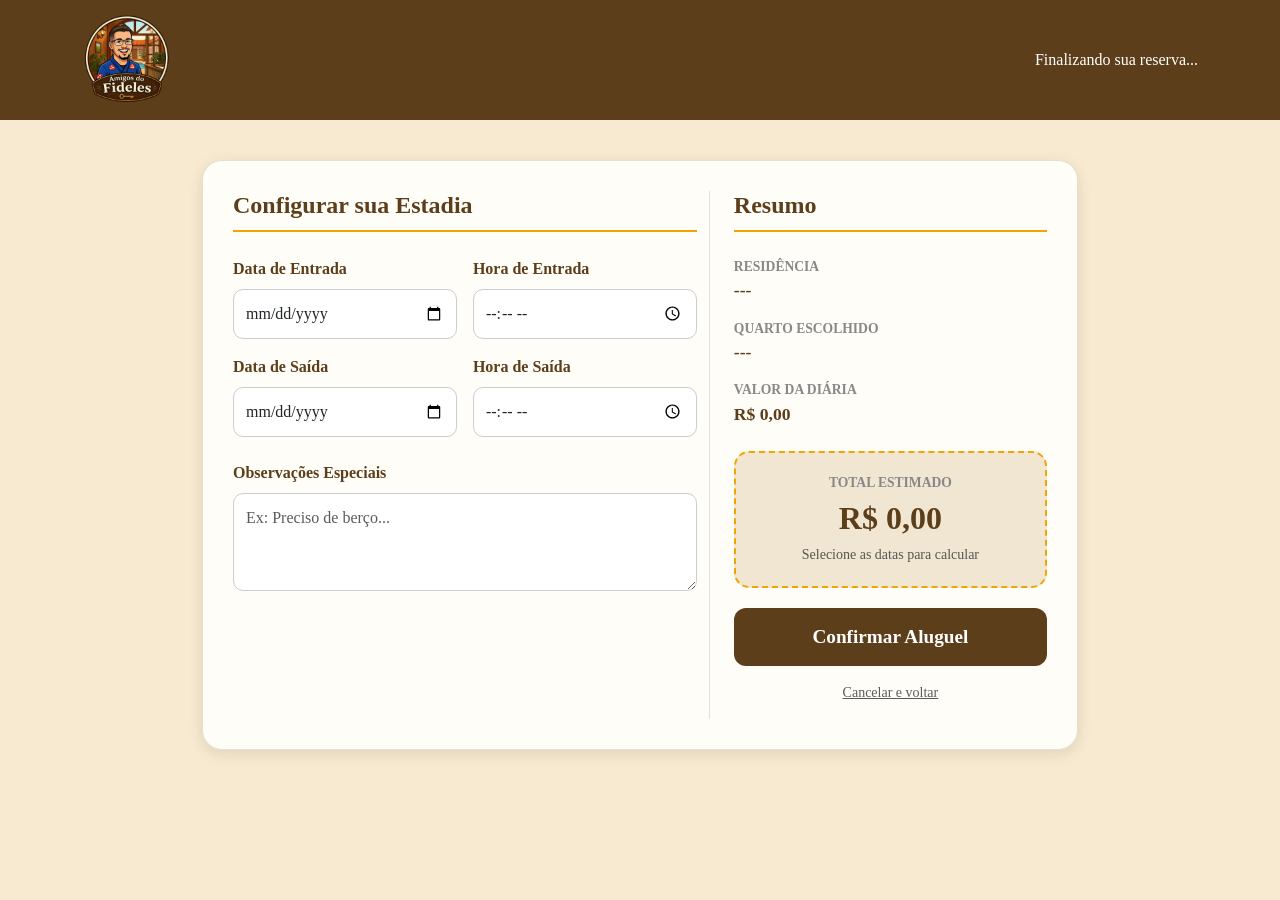
<file: codigo/modulos/reserva.html>
<!DOCTYPE html>
<html lang="pt-br">

<head>
    <meta charset="UTF-8">
    <meta name="viewport" content="width=device-width, initial-scale=1.0">
    <title>Finalizar Reserva - Amigos do Fideles</title>
    <link href="https://cdn.jsdelivr.net/npm/bootstrap@5.3.0/dist/css/bootstrap.min.css" rel="stylesheet">
    <link rel="stylesheet" href="https://cdn.jsdelivr.net/npm/bootstrap-icons@1.11.1/font/bootstrap-icons.css">
    <link rel="stylesheet" href="../css/reserva.css">
</head>

<body>

    <nav class="navbar navbar-fideles">
        <div class="container">
            <a class="navbar-brand" href="index.html">
                <img src="../img/logo.png" alt="Logo" style="max-height: 60px;">
            </a>
            <span class="text-white">Finalizando sua reserva...</span>
        </div>
    </nav>

    <div class="container reserva-container">
        <div class="resumo-reserva">
            <div class="row">
                <div class="col-md-7 border-end">
                    <h4 class="secao-titulo">Configurar sua Estadia</h4>
                    <div class="row g-3">
                        <div class="col-md-6">
                            <label class="form-label">Data de Entrada</label>
                            <input type="date" id="dataEntrada" class="form-control input-reserva" required>
                        </div>
                        <div class="col-md-6">
                            <label class="form-label">Hora de Entrada</label>
                            <input type="time" id="horaEntrada" class="form-control input-reserva" required>
                        </div>
                        <div class="col-md-6">
                            <label class="form-label">Data de Saída</label>
                            <input type="date" id="dataSaida" class="form-control input-reserva" required>
                        </div>
                        <div class="col-md-6">
                            <label class="form-label">Hora de Saída</label>
                            <input type="time" id="horaSaida" class="form-control input-reserva" required>
                        </div>
                    </div>

                    <div class="mt-4">
                        <label class="form-label">Observações Especiais</label>
                        <textarea class="form-control input-reserva" rows="3"
                            placeholder="Ex: Preciso de berço..."></textarea>
                    </div>

                    <div class="mt-3" id="campoHospedes" style="display:none;">
                        <label class="form-label">Quantidade de Hóspedes</label>
                        <input type="number" id="qtdHospedes" class="form-control input-reserva" min="1"
                            placeholder="Ex: 4">
                        <small class="text-muted">Informe o número de hóspedes para calcular o valor correto.</small>
                    </div>
                </div>

                <div class="col-md-5 ps-md-4">
                    <h4 class="secao-titulo">Resumo</h4>

                    <div class="info-item">
                        <div class="info-label">Residência</div>
                        <div id="resumoResidencia" class="info-valor">---</div>
                    </div>

                    <div class="info-item">
                        <div class="info-label">Quarto Escolhido</div>
                        <div id="resumoQuarto" class="info-valor">---</div>
                    </div>

                    <div class="info-item">
                        <div class="info-label">Valor da Diária</div>
                        <div id="resumoPreco" class="info-valor">R$ 0,00</div>
                    </div>

                    <div class="total-box mt-4">
                        <div class="info-label">Total Estimado</div>
                        <div class="total-valor" id="totalExibido">R$ 0,00</div>
                        <small id="legendaDias" class="text-muted">Selecione as datas para calcular</small>
                    </div>

                    <div id="infoDesconto" style="display:none;" class="mt-2 text-center">
                        <small class="text-success fw-bold" id="textoDesconto"></small>
                    </div>

                    <button class="btn-confirmar" onclick="confirmarAluguel()">Confirmar Aluguel</button>
                    <p class="text-center mt-3 small">
                        <a href="index.html" class="text-muted">Cancelar e voltar</a>
                    </p>
                </div>
            </div>
        </div>
    </div>


    <div id="modalNotificacaoObserver" class="modal-notificacao-overlay">
        <div class="modal-notificacao-box">
            <div class="modal-icone">
                <img src="../img/logo.png" alt="Logo Amigos do Fideles" style="width: 40px; height: auto;">
            </div>
            <h3>Reserva Confirmada!</h3>
            <p>A Central de Notificações foi acionada com sucesso. Um e-mail simulado foi enviado com os detalhes da
                estadia e o proprietário foi notificado.</p>
            <button class="btn-modal-notificacao" onclick="fecharNotificacaoObserver()">Entendido</button>
        </div>
    </div>
    <script src="https://cdn.jsdelivr.net/npm/bootstrap@5.3.0/dist/js/bootstrap.bundle.min.js"></script>
    <script src="../js/reserva.js"></script>
</body>

</html>
</file>
<file: codigo/css/index.css>
* {
    margin: 0;
    padding: 0;
    box-sizing: border-box;
}

:root {
    --primary-marrom: #5D3E1A; 
    --secondary-gold: #F0A500;   
    --background-rustico: #F7EAD0; 
    --white-paper: #FFFDF8;       
}

body {
    background-color: var(--background-rustico);
    font-family: 'Georgia', serif;
    margin: 0;
}

.navbar-fideles {
    background-color: var(--primary-marrom);
    padding: 10px 0;
    box-shadow: 0 4px 12px rgba(0,0,0,0.1);
}

.navbar-brand img {
    max-height: 90px !important;
    width: auto;
}

.search-container {
    max-width: 600px;
    margin: 20px auto;
}

.search-input {
    border: 2px solid var(--primary-marrom);
    border-radius: 12px 0 0 12px !important;
    padding: 15px;
}

.btn-search {
    background-color: var(--primary-marrom);
    color: white !important;
    border: 2px solid var(--primary-marrom);
    border-radius: 0 12px 12px 0 !important;
    font-weight: bold;
    padding: 0 25px;
}

.btn-search:hover {
    background-color: var(--secondary-gold);
    color: var(--primary-marrom) !important;
}

.residencia-card {
    background: var(--white-paper);
    border-radius: 20px;
    overflow: hidden;
    box-shadow: 4px 4px 15px rgba(93, 62, 26, 0.08);
    border: none;
    height: 100%;
    transition: transform 0.3s ease;
}

.residencia-card:hover {
    transform: translateY(-8px);
}

.residencia-img {
    height: 220px;
    object-fit: cover;
    width: 100%;
}

.residencia-content {
    padding: 25px;
}

.residencia-local {
    color: var(--secondary-gold);
    font-weight: bold;
    font-size: 0.8rem;
    text-transform: uppercase;
    letter-spacing: 1px;
}

.residencia-title {
    color: var(--primary-marrom);
    font-weight: bold;
    margin: 8px 0 20px 0;
    font-size: 1.4rem;
}

.btn-card {
    background-color: var(--primary-marrom) !important;
    color: white !important;
    border: none;
    padding: 12px;
    border-radius: 10px;
    width: 100%;
    display: block;
    text-align: center;
    text-decoration: none;
    font-weight: bold;
    transition: 0.3s;
}

.btn-card:hover {
    background-color: var(--secondary-gold) !important;
    color: var(--primary-marrom) !important;
}
</file>
<file: codigo/css/admin.css>
* {
    margin: 0;
    padding: 0;
    box-sizing: border-box;
}

:root {
    --primary-marrom: #5D3E1A;
    --secondary-gold: #F0A500;
    --background-rustico: #F7EAD0;
    --white-paper: #FFFDF8;
}

body {
    background-color: var(--background-rustico);
    font-family: 'Georgia', serif;
}

.navbar-fideles {
    background-color: var(--primary-marrom);
    padding: 10px 0;
}

.navbar-brand img {
    max-height: 90px !important;
}

main {
    display: flex;
    justify-content: center;
    padding: 40px 24px 72px;
}

.card {
    background: var(--white-paper);
    border-radius: 20px;
    padding: 30px;
    box-shadow: 0 4px 15px rgba(0, 0, 0, 0.1);
    border: 1px solid #E8DFD0;
    width: 100%;
    max-width: 820px;
    animation: slideUp .5s ease both;
}

@keyframes slideUp {
    from { opacity: 0; transform: translateY(24px); }
    to   { opacity: 1; transform: translateY(0); }
}

.banner {
    background-color: var(--primary-marrom);
    border-radius: 15px;
    padding: 28px 30px;
    display: flex;
    align-items: center;
    gap: 20px;
    margin-bottom: 20px;
}

.checkmark {
    width: 56px;
    height: 56px;
    border-radius: 50%;
    background: rgba(240, 165, 0, .15);
    border: 2px solid var(--secondary-gold);
    display: flex;
    align-items: center;
    justify-content: center;
    flex-shrink: 0;
}

.checkmark svg {
    width: 28px;
    height: 28px;
    stroke: var(--secondary-gold);
}

.banner-text h1 {
    font-family: 'Georgia', serif;
    color: var(--white-paper);
    font-size: 1.5rem;
    font-weight: bold;
}

.banner-text p {
    color: #F0C060;
    font-size: .9rem;
    margin-top: 4px;
}

.badge {
    display: inline-flex;
    align-items: center;
    gap: 6px;
    background: rgba(240, 165, 0, .12);
    border: 1px solid var(--secondary-gold);
    color: var(--secondary-gold);
    border-radius: 999px;
    padding: 4px 14px;
    font-size: .75rem;
    font-weight: bold;
    letter-spacing: .08em;
    text-transform: uppercase;
}

.badge-dot {
    width: 7px;
    height: 7px;
    border-radius: 50%;
    background: var(--secondary-gold);
    animation: pulse 1.8s ease infinite;
}

@keyframes pulse {
    0%, 100% { opacity: 1; }
    50%       { opacity: .3; }
}

.divider-gold {
    height: 2px;
    background: linear-gradient(90deg, transparent, var(--secondary-gold), transparent);
    margin: 20px 0;
}

.code-strip {
    background-color: var(--background-rustico);
    border-radius: 12px;
    padding: 14px 20px;
    display: flex;
    align-items: center;
    justify-content: space-between;
    flex-wrap: wrap;
    gap: 8px;
    margin-bottom: 20px;
    border: 1px solid #E8DFD0;
}

.code-label {
    font-size: .75rem;
    color: #888;
    text-transform: uppercase;
    font-weight: bold;
    letter-spacing: .1em;
}

.code-value {
    font-size: 1.3rem;
    color: var(--primary-marrom);
    font-weight: bold;
    letter-spacing: .06em;
}

.code-date {
    font-size: .8rem;
    color: #888;
}

.secao-titulo {
    color: var(--primary-marrom);
    font-weight: bold;
    border-bottom: 2px solid var(--secondary-gold);
    padding-bottom: 10px;
    margin-bottom: 20px;
    font-size: .7rem;
    text-transform: uppercase;
    letter-spacing: .14em;
    display: inline-block;
}

.body-grid {
    display: grid;
    grid-template-columns: 1fr 1fr;
    gap: 0;
}

.section {
    padding: 20px 24px;
    border-bottom: 1px solid #E8DFD0;
}

.section:nth-child(odd) {
    border-right: 1px solid #E8DFD0;
}

.info-row {
    display: flex;
    flex-direction: column;
    margin-bottom: 14px;
}

.info-row:last-child {
    margin-bottom: 0;
}

.info-label,
.info-row label {
    font-size: .85rem;
    color: #888;
    text-transform: uppercase;
    font-weight: bold;
}

.info-valor,
.info-row strong {
    font-size: 1.05rem;
    color: var(--primary-marrom);
    font-weight: 600;
}

.info-row span {
    font-size: .9rem;
    color: var(--primary-marrom);
    opacity: .8;
}

.dates-row {
    display: flex;
    align-items: center;
}

.date-block {
    flex: 1;
}

.arrow-block {
    padding: 0 16px;
    color: var(--secondary-gold);
    font-size: 1.4rem;
    flex-shrink: 0;
}

.total-section {
    grid-column: 1 / -1;
    padding: 24px;
    display: flex;
    align-items: center;
    justify-content: space-between;
    flex-wrap: wrap;
    gap: 20px;
    border-bottom: 1px solid #E8DFD0;
}

.price-breakdown {
    display: flex;
    flex-direction: column;
    gap: 6px;
}

.price-line {
    display: flex;
    justify-content: space-between;
    gap: 40px;
    font-size: .88rem;
    color: #888;
}

.price-line.total {
    font-size: 1rem;
    color: var(--primary-marrom);
    font-weight: bold;
    padding-top: 8px;
    border-top: 1px solid #E8DFD0;
    margin-top: 4px;
}

.total-highlight {
    background-color: #F1E6D2;
    border: 2px dashed var(--secondary-gold);
    border-radius: 15px;
    padding: 20px 32px;
    text-align: center;
    min-width: 200px;
}

.total-highlight .tl {
    font-size: .75rem;
    text-transform: uppercase;
    font-weight: bold;
    color: #888;
    letter-spacing: .1em;
    margin-bottom: 6px;
}

.total-highlight .tv {
    font-size: 2rem;
    color: var(--primary-marrom);
    font-weight: bold;
}

.obs-section {
    grid-column: 1 / -1;
    padding: 20px 24px;
    border-bottom: 1px solid #E8DFD0;
}

.obs-box {
    background-color: var(--background-rustico);
    border: 1px solid #E8DFD0;
    border-radius: 10px;
    padding: 14px 18px;
    font-size: .9rem;
    color: var(--primary-marrom);
    line-height: 1.6;
    font-style: italic;
    min-height: 50px;
}

.actions {
    padding: 24px;
    display: flex;
    align-items: center;
    justify-content: space-between;
    flex-wrap: wrap;
    gap: 14px;
}

.btn-confirmar {
    background-color: var(--primary-marrom);
    color: white;
    border: none;
    padding: 15px 36px;
    border-radius: 12px;
    font-weight: bold;
    font-size: 1.1rem;
    cursor: pointer;
    transition: 0.3s;
}

.btn-confirmar:hover {
    background-color: var(--secondary-gold);
    transform: translateY(-3px);
}

.btn-back {
    background: none;
    border: none;
    color: #888;
    font-size: .85rem;
    cursor: pointer;
    text-decoration: underline;
    text-underline-offset: 3px;
    font-family: 'Georgia', serif;
    transition: color .2s;
}

.btn-back:hover {
    color: var(--primary-marrom);
}

@media print {
    body { background: white; }
    .navbar-fideles { print-color-adjust: exact; -webkit-print-color-adjust: exact; }
    .banner { print-color-adjust: exact; -webkit-print-color-adjust: exact; }
    .total-highlight { print-color-adjust: exact; -webkit-print-color-adjust: exact; }
    .actions { display: none; }
    .card { box-shadow: none; }
}

@media (max-width: 640px) {
    .body-grid { grid-template-columns: 1fr; }
    .section:nth-child(odd) { border-right: none; }
    .total-section, .obs-section { grid-column: 1; }
    .banner { flex-wrap: wrap; }
}
</file>
<file: codigo/css/proprietario.css>
* {
    margin: 0;
    padding: 0;
    box-sizing: border-box;
}

:root {
    --primary-marrom: #5D3E1A;
    --secondary-gold: #F0A500;
    --background-rustico: #F7EAD0;
    --white-paper: #FFFDF8;
}

body {
    background-color: var(--background-rustico);
    font-family: 'Georgia', serif;
    min-height: 100vh;
}

.navbar-fideles {
    background-color: var(--primary-marrom);
    padding: 10px 0;
}

.navbar-brand img {
    max-height: 90px !important;
}

.admin-container {
    max-width: 1100px;
    margin: 36px auto;
    padding: 0 20px 60px;
    animation: slideUp .45s ease both;
}

@keyframes slideUp {
    from { opacity: 0; transform: translateY(20px); }
    to   { opacity: 1; transform: translateY(0); }
}

.painel-header {
    display: flex;
    align-items: center;
    justify-content: space-between;
    flex-wrap: wrap;
    gap: 16px;
    margin-bottom: 28px;
}

.painel-titulo {
    color: var(--primary-marrom);
    font-size: 1.6rem;
    font-weight: bold;
    border-bottom: 2px solid var(--secondary-gold);
    padding-bottom: 6px;
    display: inline-block;
}

.painel-sub {
    color: #888;
    font-size: .88rem;
    margin-top: 6px;
}

.btn-novo {
    background-color: var(--primary-marrom);
    color: white;
    border: none;
    padding: 12px 24px;
    border-radius: 12px;
    font-weight: bold;
    font-size: 1rem;
    font-family: 'Georgia', serif;
    cursor: pointer;
    display: flex;
    align-items: center;
    gap: 8px;
    transition: 0.3s;
}

.btn-novo:hover {
    background-color: var(--secondary-gold);
    transform: translateY(-2px);
}

.stats-row {
    display: grid;
    grid-template-columns: repeat(4, 1fr);
    gap: 16px;
    margin-bottom: 24px;
}

.stat-card {
    background: var(--white-paper);
    border-radius: 16px;
    padding: 20px 22px;
    display: flex;
    align-items: center;
    gap: 16px;
    border: 1px solid #E8DFD0;
    box-shadow: 0 2px 10px rgba(0,0,0,.06);
}

.stat-icon {
    width: 48px;
    height: 48px;
    border-radius: 12px;
    background-color: #F1E6D2;
    border: 1px solid #E8DFD0;
    display: flex;
    align-items: center;
    justify-content: center;
    font-size: 1.4rem;
    color: var(--primary-marrom);
    flex-shrink: 0;
}

.stat-valor {
    font-size: 1.4rem;
    font-weight: bold;
    color: var(--primary-marrom);
    line-height: 1;
}

.stat-label {
    font-size: .78rem;
    color: #888;
    text-transform: uppercase;
    font-weight: bold;
    margin-top: 4px;
    letter-spacing: .06em;
}

.busca-wrap {
    position: relative;
    margin-bottom: 16px;
}

.busca-icon {
    position: absolute;
    left: 16px;
    top: 50%;
    transform: translateY(-50%);
    color: #aaa;
    font-size: 1rem;
}

.input-busca {
    width: 100%;
    padding: 12px 16px 12px 44px;
    border: 1px solid #E8DFD0;
    border-radius: 12px;
    font-family: 'Georgia', serif;
    font-size: .95rem;
    background: var(--white-paper);
    color: var(--primary-marrom);
    outline: none;
    transition: border-color .2s;
}

.input-busca:focus {
    border-color: var(--secondary-gold);
}

.tabela-wrap {
    background: var(--white-paper);
    border-radius: 20px;
    border: 1px solid #E8DFD0;
    box-shadow: 0 4px 15px rgba(0,0,0,.08);
    overflow: hidden;
}

.tabela-crud {
    width: 100%;
    border-collapse: collapse;
    font-size: .9rem;
}

.tabela-crud thead tr {
    background-color: var(--primary-marrom);
    color: white;
}

.tabela-crud th {
    padding: 14px 16px;
    text-align: left;
    font-weight: bold;
    font-size: .78rem;
    text-transform: uppercase;
    letter-spacing: .08em;
}

.tabela-crud td {
    padding: 14px 16px;
    border-bottom: 1px solid #F0E8D8;
    vertical-align: middle;
    color: #444;
}

.linha-tabela:last-child td {
    border-bottom: none;
}

.linha-tabela:hover td {
    background-color: #FDF5E8;
}

.td-id {
    color: #bbb;
    font-size: .8rem;
    font-weight: bold;
}

.td-nome {
    font-weight: bold;
    color: var(--primary-marrom);
    font-size: .95rem;
}

.td-desc {
    font-size: .78rem;
    color: #999;
    margin-top: 2px;
    font-style: italic;
}

.td-preco {
    font-weight: bold;
    color: var(--primary-marrom);
}

.tag-tipo {
    background-color: #F1E6D2;
    color: var(--primary-marrom);
    border-radius: 999px;
    padding: 3px 12px;
    font-size: .78rem;
    font-weight: bold;
    white-space: nowrap;
}

.badge-status {
    border-radius: 999px;
    padding: 4px 12px;
    font-size: .75rem;
    font-weight: bold;
    text-transform: uppercase;
    letter-spacing: .06em;
    white-space: nowrap;
}

.badge-disp  { background: #d4edda; color: #1a6630; }
.badge-indisp { background: #f8d7da; color: #8b1a1a; }
.badge-manut  { background: #fff3cd; color: #856404; }

.btn-acao {
    width: 34px;
    height: 34px;
    border: none;
    border-radius: 8px;
    cursor: pointer;
    font-size: .95rem;
    display: inline-flex;
    align-items: center;
    justify-content: center;
    transition: 0.2s;
    margin-right: 4px;
}

.btn-editar {
    background-color: #F1E6D2;
    color: var(--primary-marrom);
}

.btn-editar:hover {
    background-color: var(--secondary-gold);
    color: white;
}

.btn-del {
    background-color: #fde8e8;
    color: #c0392b;
}

.btn-del:hover {
    background-color: #c0392b;
    color: white;
}

.sem-dados {
    padding: 48px;
    display: flex;
    flex-direction: column;
    align-items: center;
    gap: 12px;
    color: #aaa;
    font-style: italic;
}

.modal-overlay {
    position: fixed;
    inset: 0;
    background: rgba(0,0,0,.45);
    display: none;
    align-items: center;
    justify-content: center;
    z-index: 1000;
    padding: 20px;
}

.modal-overlay.ativo {
    display: flex;
}

.modal-box {
    background: var(--white-paper);
    border-radius: 20px;
    width: 100%;
    max-width: 640px;
    max-height: 90vh;
    overflow-y: auto;
    box-shadow: 0 12px 40px rgba(0,0,0,.25);
    animation: slideUp .3s ease both;
}

.modal-pequeno {
    max-width: 420px;
}

.modal-header {
    background-color: var(--primary-marrom);
    padding: 18px 24px;
    display: flex;
    align-items: center;
    justify-content: space-between;
    border-radius: 20px 20px 0 0;
}

.modal-titulo {
    color: white;
    font-size: 1.1rem;
    font-weight: bold;
    margin: 0;
}

.modal-fechar {
    background: none;
    border: none;
    color: white;
    font-size: 1.1rem;
    cursor: pointer;
    opacity: .8;
    transition: opacity .2s;
}

.modal-fechar:hover { opacity: 1; }

.modal-body-custom {
    padding: 24px;
}

.modal-footer-custom {
    padding: 16px 24px;
    border-top: 1px solid #E8DFD0;
    display: flex;
    justify-content: flex-end;
    gap: 12px;
}

.form-label-custom {
    display: block;
    font-size: .8rem;
    text-transform: uppercase;
    letter-spacing: .08em;
    font-weight: bold;
    color: #888;
    margin-bottom: 6px;
}

.input-form {
    width: 100%;
    padding: 11px 14px;
    border: 1px solid #CCC;
    border-radius: 10px;
    font-family: 'Georgia', serif;
    font-size: .92rem;
    color: var(--primary-marrom);
    background: white;
    outline: none;
    transition: border-color .2s;
}

.input-form:focus {
    border-color: var(--secondary-gold);
}

.comodidades-grid {
    display: grid;
    grid-template-columns: repeat(4, 1fr);
    gap: 8px;
}

.check-item {
    display: flex;
    align-items: center;
    gap: 6px;
    font-size: .85rem;
    color: var(--primary-marrom);
    cursor: pointer;
    padding: 6px 10px;
    border-radius: 8px;
    border: 1px solid #E8DFD0;
    background: #fdf8f0;
    transition: background .15s;
}

.check-item:hover { background: #F1E6D2; }

.check-item input[type=checkbox] {
    accent-color: var(--primary-marrom);
}

.btn-salvar {
    background-color: var(--primary-marrom);
    color: white;
    border: none;
    padding: 11px 28px;
    border-radius: 10px;
    font-family: 'Georgia', serif;
    font-weight: bold;
    font-size: .95rem;
    cursor: pointer;
    display: flex;
    align-items: center;
    gap: 6px;
    transition: 0.3s;
}

.btn-salvar:hover {
    background-color: var(--secondary-gold);
    transform: translateY(-1px);
}

.btn-cancelar {
    background: none;
    border: 1px solid #CCC;
    padding: 11px 20px;
    border-radius: 10px;
    font-family: 'Georgia', serif;
    font-size: .95rem;
    color: #888;
    cursor: pointer;
    transition: 0.2s;
}

.btn-cancelar:hover {
    border-color: var(--primary-marrom);
    color: var(--primary-marrom);
}

.btn-excluir {
    background-color: #c0392b;
    color: white;
    border: none;
    padding: 11px 24px;
    border-radius: 10px;
    font-family: 'Georgia', serif;
    font-weight: bold;
    font-size: .95rem;
    cursor: pointer;
    display: flex;
    align-items: center;
    gap: 6px;
    transition: 0.2s;
}

.btn-excluir:hover {
    background-color: #96281b;
}

.toast-custom {
    position: fixed;
    bottom: 28px;
    right: 28px;
    padding: 14px 24px;
    border-radius: 12px;
    font-family: 'Georgia', serif;
    font-size: .95rem;
    font-weight: bold;
    color: white;
    opacity: 0;
    transform: translateY(12px);
    pointer-events: none;
    transition: opacity .3s, transform .3s;
    z-index: 9999;
}

.toast-custom.ativo {
    opacity: 1;
    transform: translateY(0);
}

.toast-ok   { background-color: var(--primary-marrom); }
.toast-erro { background-color: #c0392b; }

@media (max-width: 768px) {
    .stats-row { grid-template-columns: repeat(2, 1fr); }
    .comodidades-grid { grid-template-columns: repeat(2, 1fr); }
    .tabela-crud th:nth-child(4),
    .tabela-crud td:nth-child(4),
    .tabela-crud th:nth-child(5),
    .tabela-crud td:nth-child(5) { display: none; }
}

@media (max-width: 500px) {
    .stats-row { grid-template-columns: 1fr 1fr; }
    .painel-header { flex-direction: column; align-items: flex-start; }
}
.btn-cancelar {
    background: none;
    border: 1px solid #dc3545;
    color: #dc3545;
    border-radius: 6px;
    padding: 4px 10px;
    font-size: 0.8rem;
    cursor: pointer;
    transition: 0.2s;
}

.btn-cancelar:hover {
    background-color: #dc3545;
    color: white;
}
</file>
<file: codigo/css/loginCadastro.css>
* {
    margin: 0;
    padding: 0;
    box-sizing: border-box;
}
:root {
    --primary-marrom: #5D3E1A; 
    --secondary-gold: #F0A500;   
    --background-rustico: #F7EAD0; 
    --white-paper: #FFFDF8;       
    --text-color: #333333;
    --shadow-rustica: 4px 4px 15px rgba(93, 62, 26, 0.15);
}

body {
    background-color: var(--background-rustico);
    font-family: 'Georgia', serif; 
    color: var(--text-color);
    margin: 0;
}

.flex-center {
    min-height: 100vh;
    display: flex;
    align-items: center;
    justify-content: center;
    padding: 20px;
}

.custom-card {
    background: var(--white-paper);
    border-radius: 20px;
    box-shadow: var(--shadow-rustica);
    padding: 2.5rem;
    border: 2px solid #E8DFD0;
}

.card-header-logo {
    margin-bottom: 1.5rem;
    text-align: center;
}

.login-card { max-width: 450px; width: 100%; text-align: center; }
.login-card .card-header-logo img {
    max-height: 160px !important;
    width: auto;
}

.register-card { max-width: 850px; width: 100%; margin: 40px auto; }
.register-card .card-header-logo img {
    max-height: 200px !important; 
    width: auto;
    margin-bottom: 10px;
}

.auth-title {
    font-size: 1.8rem;
    font-weight: 700;
    color: var(--primary-marrom);
    text-align: center;
}

.auth-subtitle {
    font-size: 1rem;
    color: var(--secondary-gold);
    text-align: center;
    margin-bottom: 1rem;
}

.section-title {
    border-left: 6px solid var(--secondary-gold);
    padding-left: 15px;
    margin: 2rem 0 1rem 0;
    color: var(--primary-marrom);
    font-weight: 600;
    text-transform: uppercase;
    font-size: 1rem;
}

.form-control {
    border-radius: 10px;
    padding: 12px;
    border: 1px solid #CCC;
}

.btn-auth {
    background-color: var(--primary-marrom);
    color: white;
    border: none;
    border-radius: 12px;
    padding: 15px;
    width: 100%;
    font-weight: 600;
    font-family: 'Georgia', serif;
    transition: 0.3s;
}

.btn-auth:hover {
    background-color: #4A3114;
    transform: translateY(-2px);
    color: white;
}

.auth-link { color: var(--primary-marrom); font-weight: 700; text-decoration: none; }
</file>
<file: codigo/css/relatorio.css>
* {
    margin: 0;
    padding: 0;
    box-sizing: border-box;
}

:root {
    --primary-marrom: #5D3E1A; 
    --secondary-gold: #F0A500;   
    --background-rustico: #F7EAD0; 
}

body {
    background-color: var(--background-rustico);
    font-family: 'Georgia', serif;
}

.navbar-fideles {
    background-color: var(--primary-marrom);
    padding: 10px 0;
    box-shadow: 0 4px 12px rgba(0,0,0,0.1);
}

.navbar-brand img {
    max-height: 90px !important;
    width: auto;
}

.card-gestao {
    background: white;
    border-radius: 15px;
    padding: 25px;
    box-shadow: 0 4px 12px rgba(0,0,0,0.1);
    margin-bottom: 30px;
    border: none;
}

.resumo-financeiro {
    background: var(--primary-marrom);
    color: white;
    padding: 15px;
    border-radius: 10px;
    text-align: center;
}

.tabela-historico thead {
    background-color: var(--primary-marrom);
    color: white;
}

.nome-cliente {
    font-weight: bold;
    color: var(--primary-marrom);
}

.badge-quarto {
    background: #eee;
    padding: 3px 8px;
    border-radius: 5px;
    font-size: 0.8rem;
}
</file>
<file: codigo/css/reserva.css>
* {
    margin: 0;
    padding: 0;
    box-sizing: border-box;
}
:root {
    --primary-marrom: #5D3E1A; 
    --secondary-gold: #F0A500;   
    --background-rustico: #F7EAD0; 
    --white-paper: #FFFDF8;       
}

body {
    background-color: var(--background-rustico);
    font-family: 'Georgia', serif;
}

.navbar-fideles {
    background-color: var(--primary-marrom);
    padding: 10px 0;
}
.navbar-brand img {
    max-height: 90px !important;
}

.reserva-container {
    max-width: 900px;
    margin: 40px auto;
}

.resumo-reserva {
    background: var(--white-paper);
    border-radius: 20px;
    padding: 30px;
    box-shadow: 0 4px 15px rgba(0,0,0,0.1);
    border: 1px solid #E8DFD0;
}

.secao-titulo {
    color: var(--primary-marrom);
    font-weight: bold;
    border-bottom: 2px solid var(--secondary-gold);
    padding-bottom: 10px;
    margin-bottom: 25px;
}

.info-item {
    margin-bottom: 15px;
}

.info-label {
    font-size: 0.85rem;
    color: #888;
    text-transform: uppercase;
    font-weight: bold;
}

.info-valor {
    font-size: 1.1rem;
    color: var(--primary-marrom);
    font-weight: 600;
}

.form-label {
    font-weight: 600;
    color: var(--primary-marrom);
}

.input-reserva {
    border: 1px solid #CCC;
    border-radius: 10px;
    padding: 12px;
}

.total-box {
    background-color: #F1E6D2;
    border-radius: 15px;
    padding: 20px;
    text-align: center;
    border: 2px dashed var(--secondary-gold);
}

.total-valor {
    font-size: 2rem;
    color: var(--primary-marrom);
    font-weight: bold;
}

.btn-confirmar {
    background-color: var(--primary-marrom);
    color: white !important;
    border: none;
    padding: 15px;
    border-radius: 12px;
    width: 100%;
    font-weight: bold;
    font-size: 1.2rem;
    margin-top: 20px;
    transition: 0.3s;
}

.btn-confirmar:hover {
    background-color: var(--secondary-gold);
    transform: translateY(-3px);
}
.modal-notificacao-overlay {
    display: none; 
    position: fixed;
    top: 0;
    left: 0;
    width: 100%;
    height: 100%;
    background-color: rgba(0, 0, 0, 0.6);
    z-index: 9999;
    justify-content: center;
    align-items: center;
}

.modal-notificacao-box {
    background-color: #FDF7EC; 
    border-radius: 12px;
    padding: 30px 40px;
    width: 90%;
    max-width: 420px;
    text-align: center;
    box-shadow: 0 10px 30px rgba(0, 0, 0, 0.3);
    border: 1px solid #EBE0D5;
}

.modal-icone {
    font-size: 40px;
    margin-bottom: 15px;
}


.modal-notificacao-box h3 {
    color: #5C4334; 
    font-family: "Georgia", serif; 
    margin-bottom: 15px;
    font-size: 24px;
}

.modal-notificacao-box p {
    color: #7A6354;
    margin-bottom: 25px;
    font-size: 16px;
    line-height: 1.5;
}

.btn-modal-notificacao {
    background-color: #EFA600; 
    color: white;
    border: none;
    padding: 12px 30px;
    border-radius: 8px;
    font-weight: bold;
    cursor: pointer;
    font-size: 16px;
    transition: background-color 0.2s;
}

.btn-modal-notificacao:hover {
    background-color: #D69400; 
}
</file>
